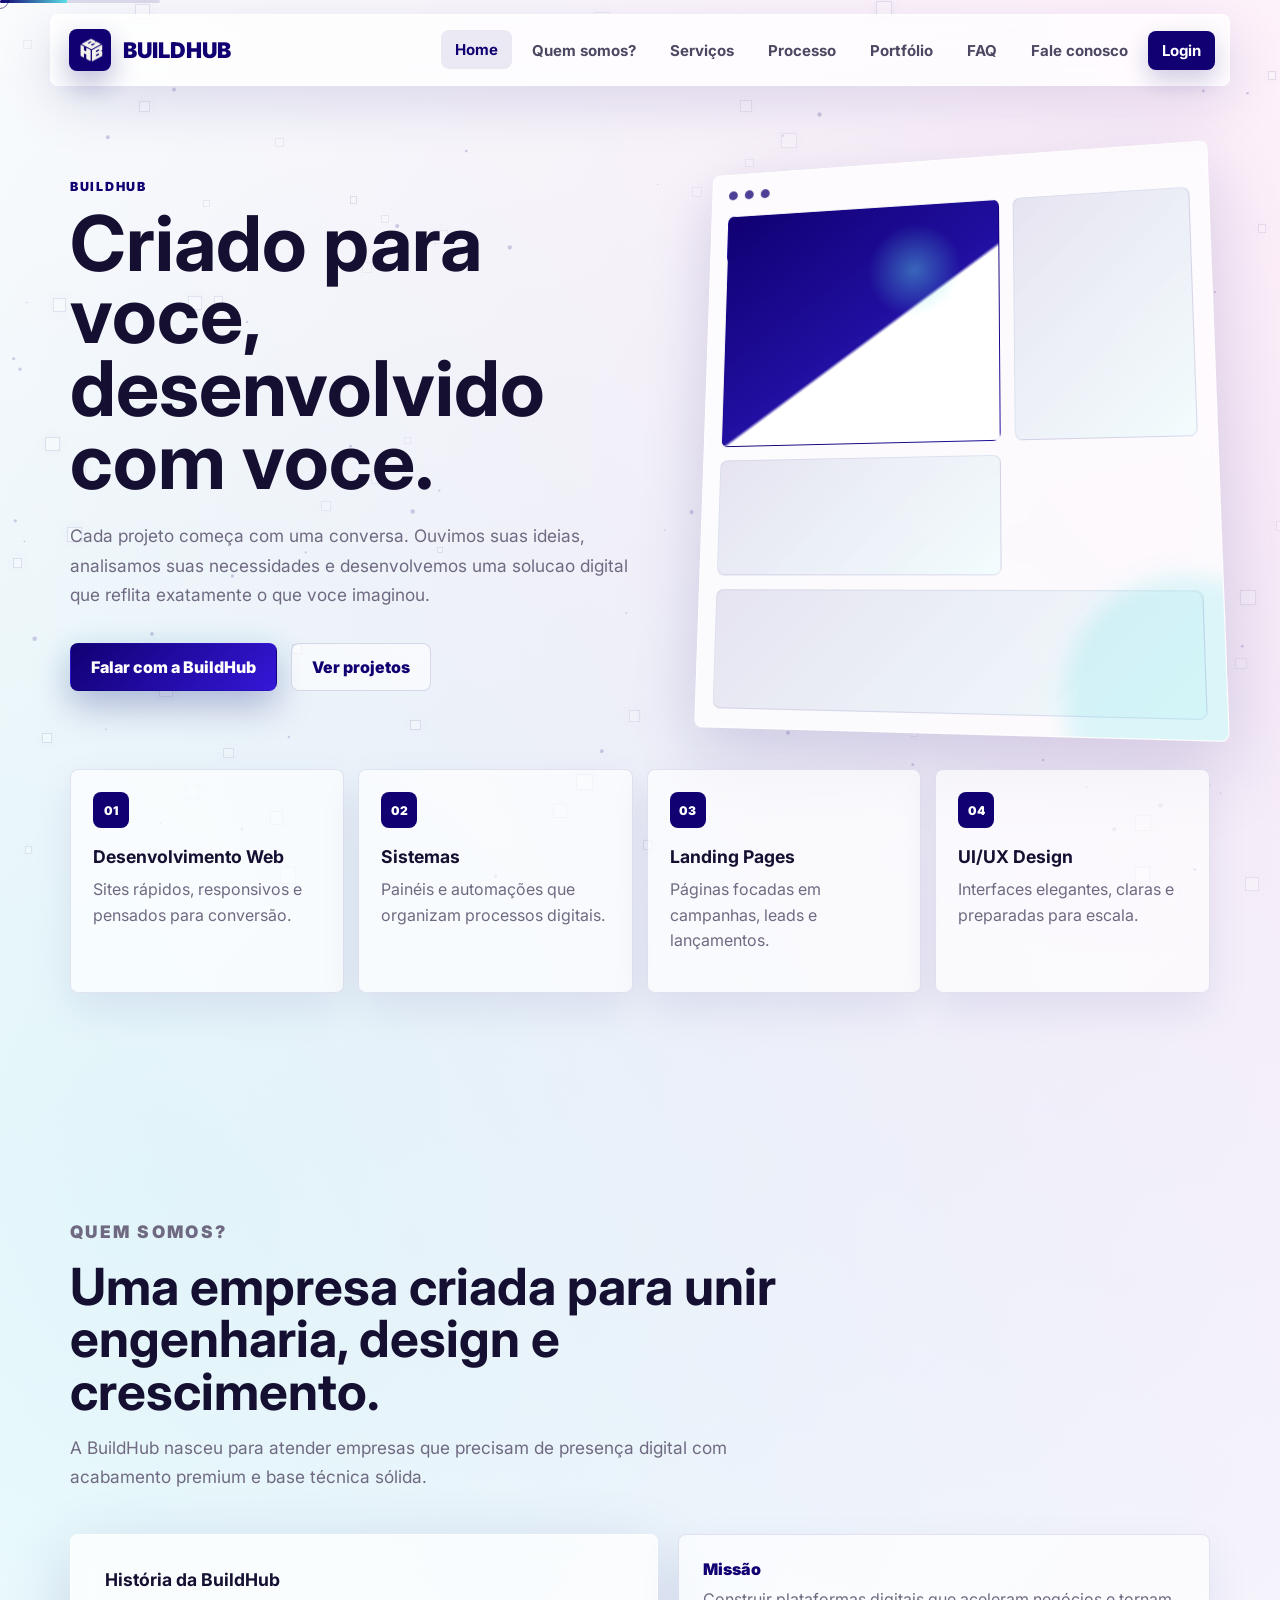
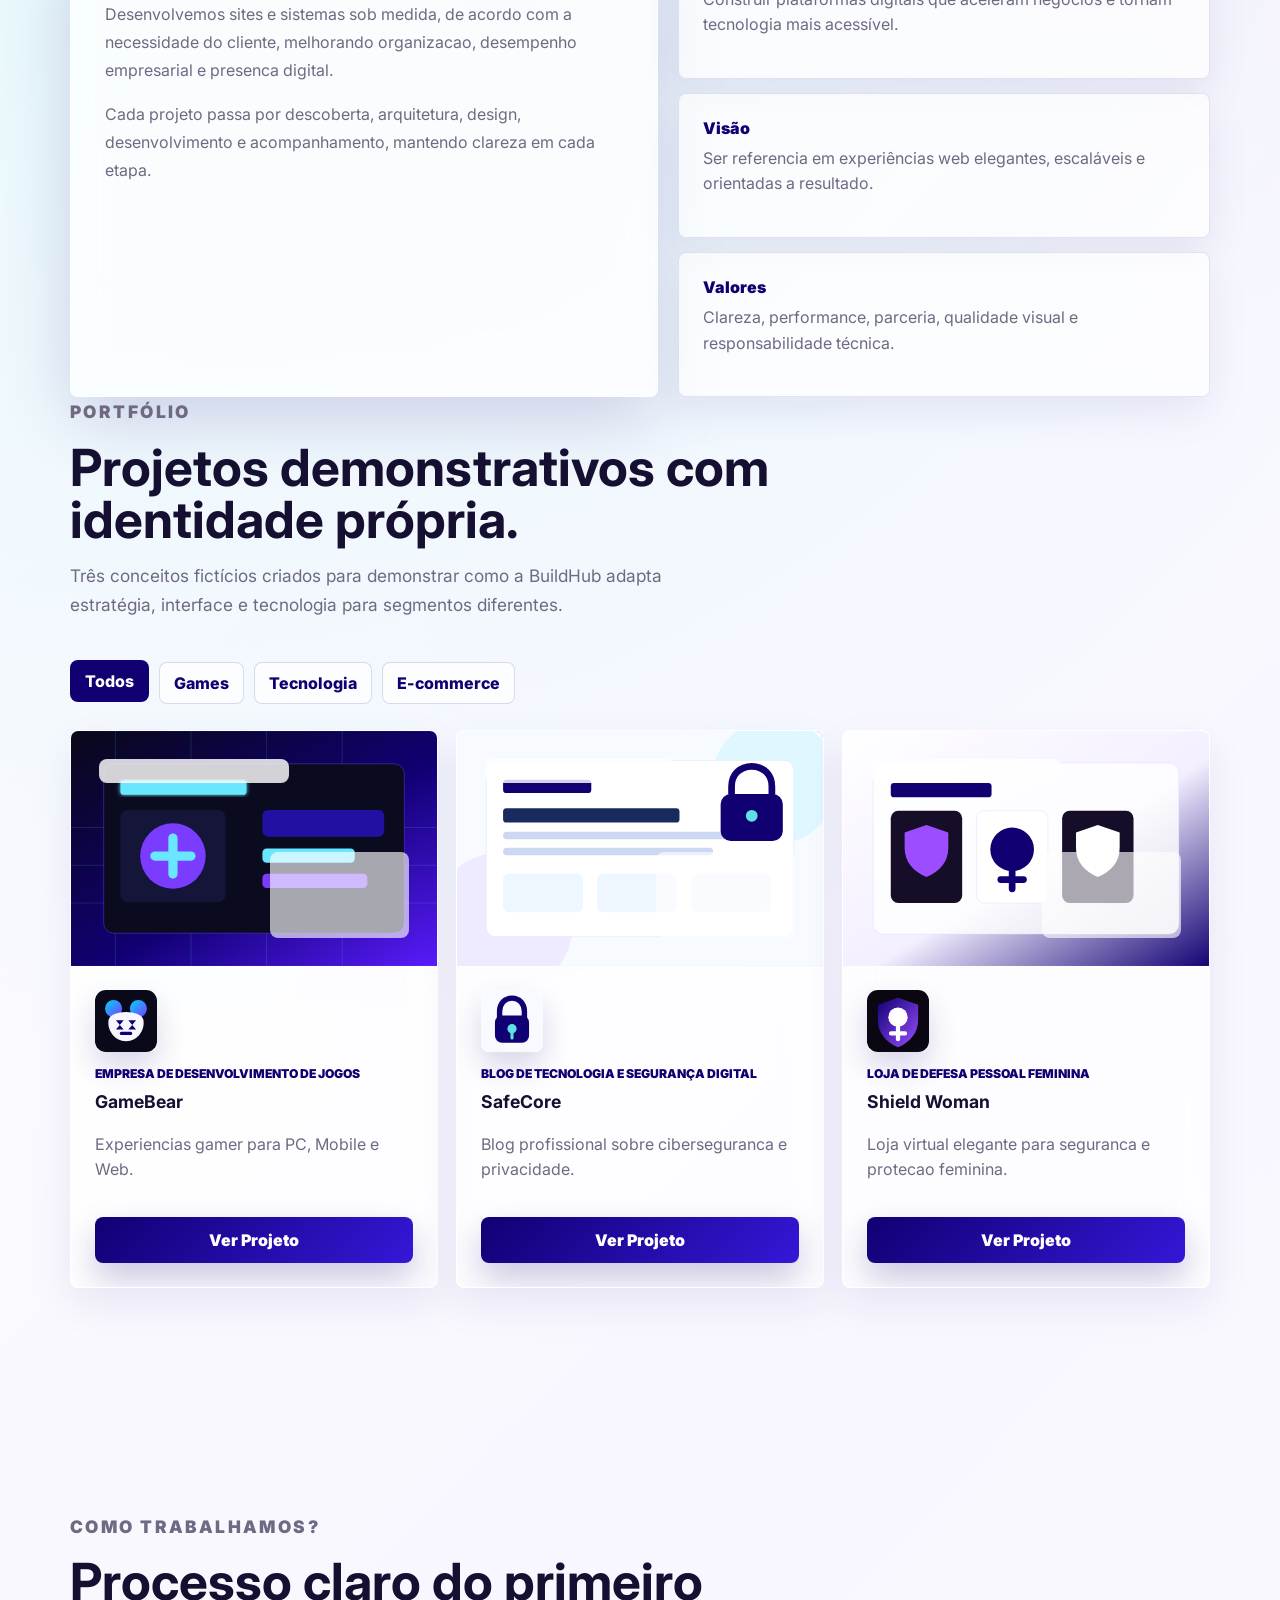
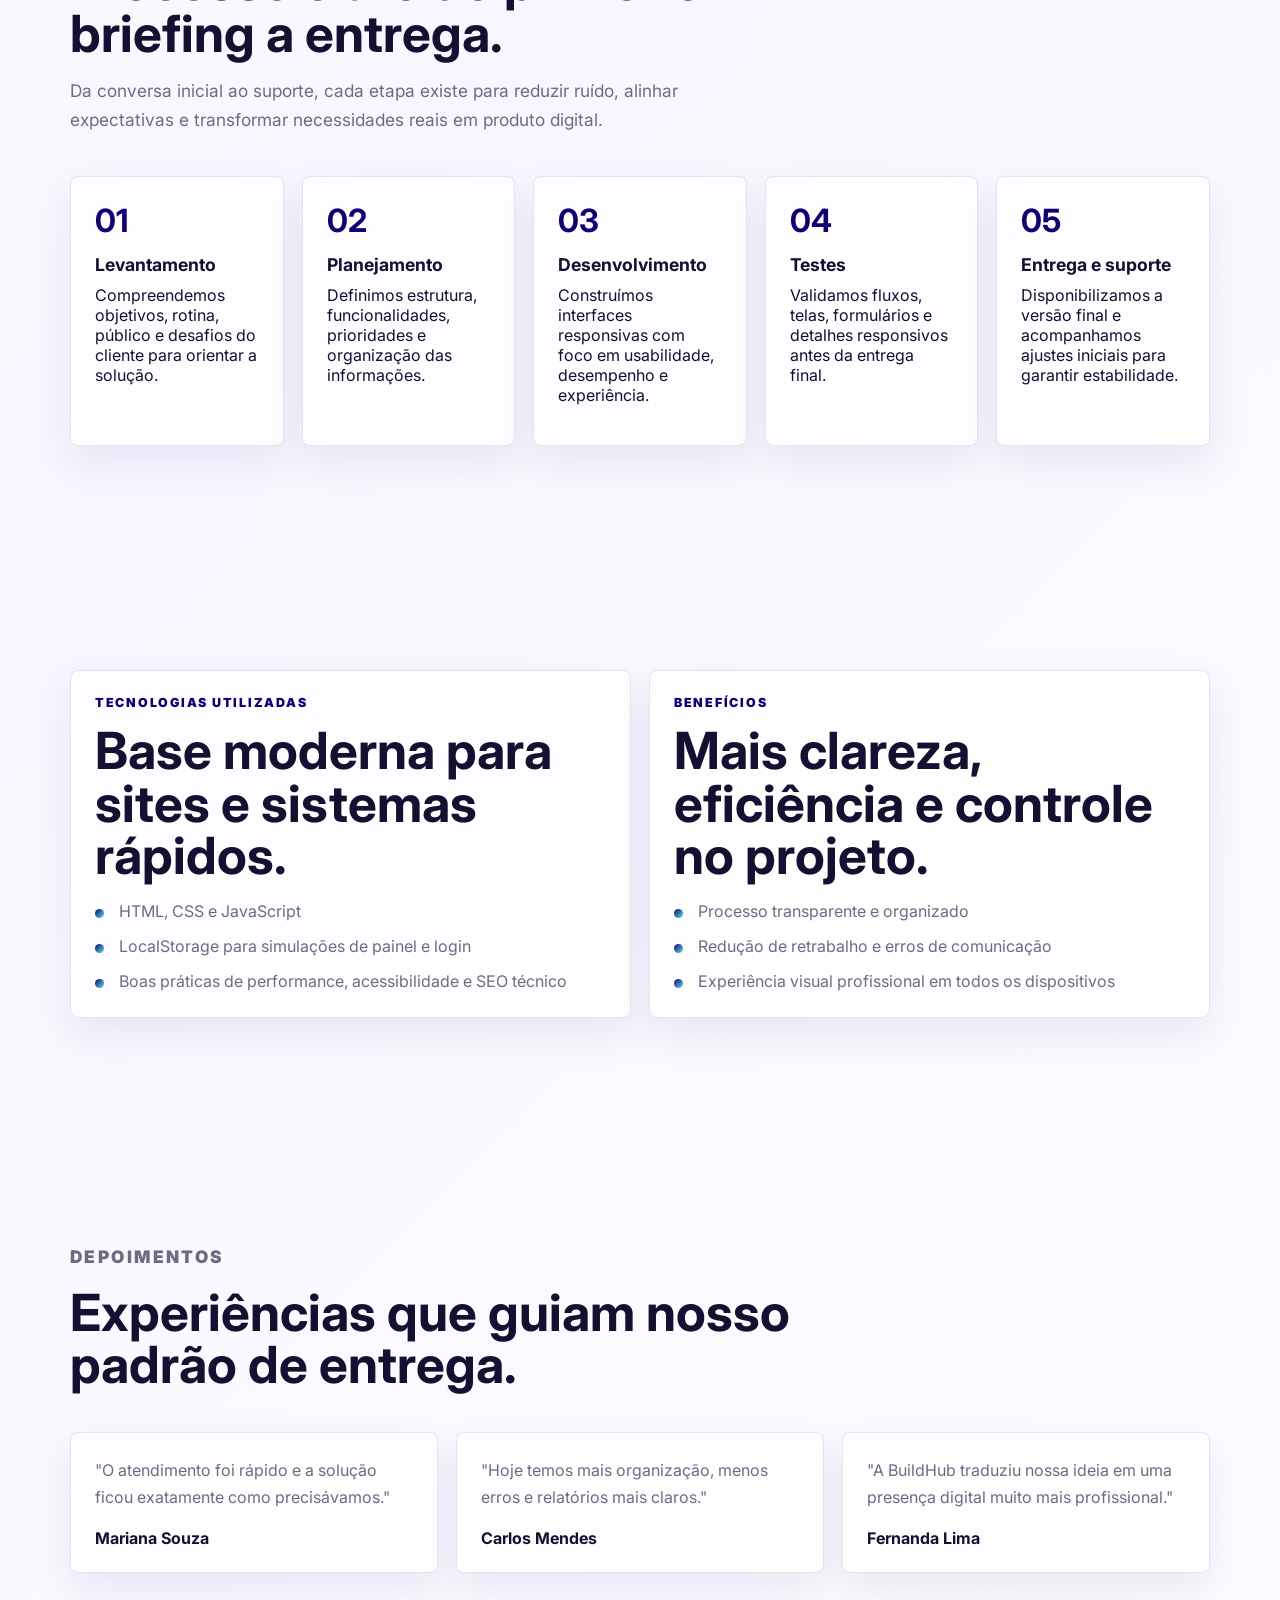
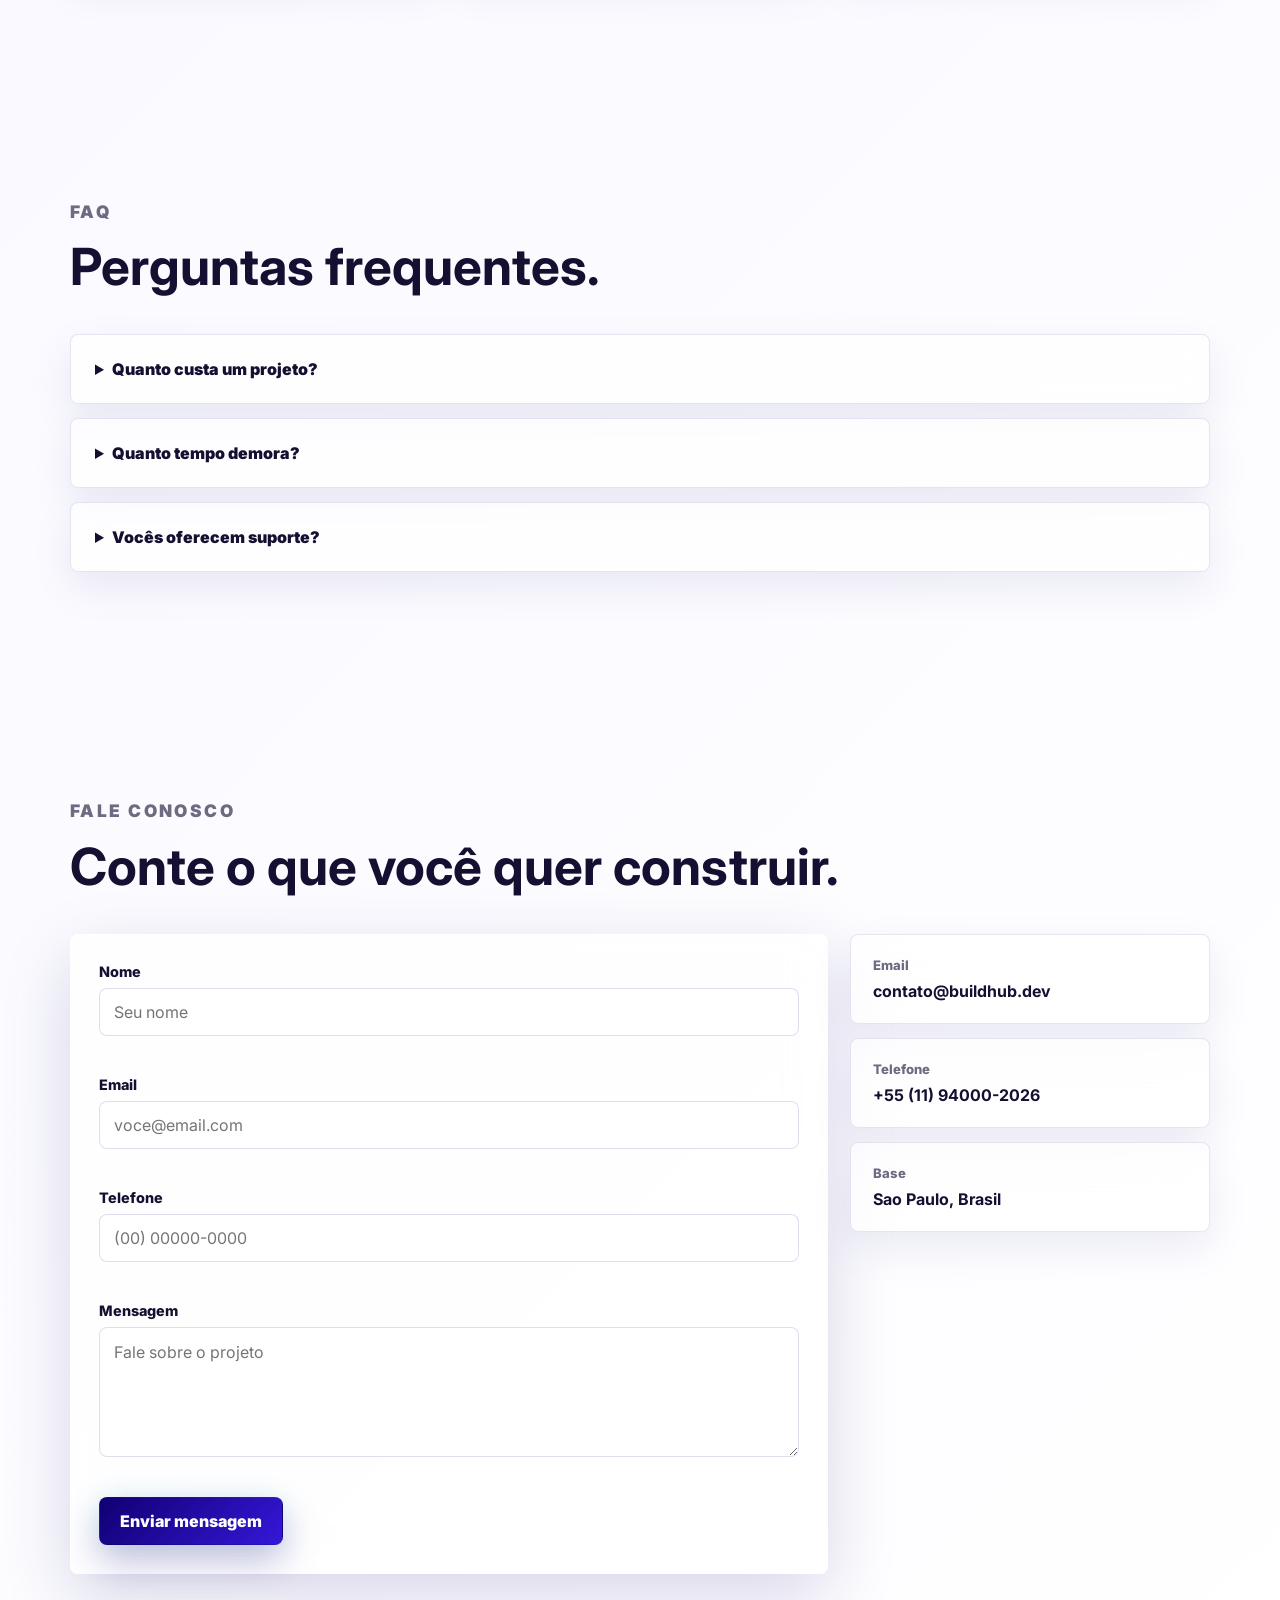
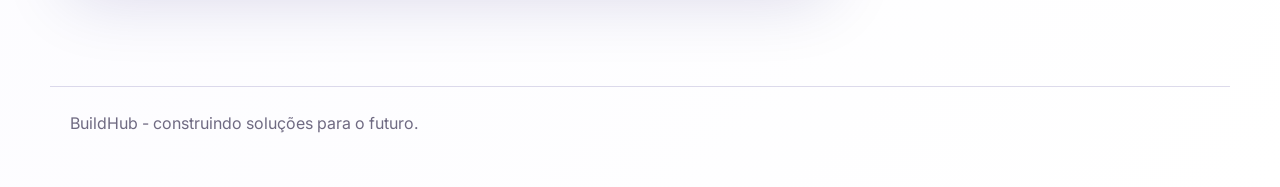
<file: index.html>
﻿<!DOCTYPE html>
<html lang="pt-BR">
<head>
  <meta charset="UTF-8">
  <meta name="viewport" content="width=device-width, initial-scale=1.0">
  <meta name="description" content="BuildHub - desenvolvimento de sites, sistemas web, landing pages e expêriencias digitais premium.">
  <title>BuildHub | Tecnologia para marcas que constroem o futuro</title>
  <link rel="preconnect" href="https://fonts.googleapis.com">
  <link rel="preconnect" href="https://fonts.gstatic.com" crossorigin>
  <link href="https://fonts.googleapis.com/css2?family=Inter:wght@400;500;600;700;800;900&family=Manrope:wght@400;500;700;800&display=swap" rel="stylesheet">
  <link rel="stylesheet" href="css/style.css">
</head>
<body>
  <div class="loader" id="loader" aria-label="Carregando site">
    <span class="brand-symbol" id="brandSymbol"><img src="assets/images/logobranca.png" alt="" aria-hidden="true"><span class="brand-fallback">BH</span></span>
    <div class="loader-line"></div>
  </div>
    <div class="loader-line"></div>
  </div>

  <div class="custom-cursor" id="customCursor" aria-hidden="true"></div>
  <canvas id="particleCanvas" aria-hidden="true"></canvas>
  <div class="floating-grid" id="floatingGrid" aria-hidden="true"></div>

  <header class="site-header" id="siteHeader">
    <nav class="navbar" aria-label="Navegação principal">
      <a class="brand" href="#home" aria-label="BuildHub ini
      cio">
        <span class="brand-symbol" id="brandSymbol"><img src="assets/images/logobranca.png" alt="" aria-hidden="true"><span class="brand-fallback">BH</span></span>
        <span class="brand-text" id="brandText">BuildHub</span>
      </a>

      <button class="nav-toggle" id="navToggle" type="button" aria-label="Abrir menu" aria-expanded="false">
        <span></span>
        <span></span>
        <span></span>
      </button>

      <div class="nav-menu" id="navMenu">
        <a href="#home">Home</a>
        <a href="#quem-somos">Quem somos?</a>
        <a href="#servicos">Serviços</a>
        <a href="#processo">Processo</a>
        <a href="#portfolio">Portfólio</a>
        <a href="#faq">FAQ</a>
        <a href="#contato">Fale conosco</a>
        <a href="login.html" class="nav-login">Login</a>
      </div>
    </nav>
  </header>

  <main>
    <section class="hero section" id="home">
      <div class="hero-content reveal">
        <p class="eyebrow">BuildHub</p>
        <h1 data-site-field="heroTitle">Construir para expandir no digital.</h1>
        <p class="hero-copy" data-site-field="heroSubtitle">Cada projeto começa com uma conversa. Ouvimos suas ideias, analisamos suas necessidades e desenvolvemos uma solução digital que reflita exatamente o que você imaginou.</p>
        <div class="hero-actions">
          <a href="#contato" class="btn btn-primary magnetic">Falar com a BuildHub</a>
          <a href="#portfolio" class="btn btn-ghost magnetic">Ver projetos</a>
        </div>
      </div>

      <div class="hero-orbit reveal">
        <div class="interface-preview glass">
          <div class="preview-topbar">
            <span></span>
            <span></span>
            <span></span>
          </div>
          <div class="preview-grid">
            <div class="preview-panel main"></div>
            <div class="preview-panel"></div>
            <div class="preview-panel"></div>
            <div class="preview-panel wide"></div>
          </div>
          <div class="preview-glow"></div>
        </div>
      </div>

      <div class="services-strip reveal">
        <article>
          <span class="icon">01</span>
          <h3 data-site-field="serviceWeb">Desenvolvimento Web</h3>
          <p>Sites rápidos, responsivos e pensados para conversão.</p>
        </article>
        <article>
          <span class="icon">02</span>
          <h3 data-site-field="serviceSystems">Sistemas</h3>
          <p>Painéis e automações que organizam processos digitais.</p>
        </article>
        <article>
          <span class="icon">03</span>
          <h3 data-site-field="serviceLanding">Landing Pages</h3>
          <p>Páginas focadas em campanhas, leads e lançamentos.</p>
        </article>
        <article>
          <span class="icon">04</span>
          <h3 data-site-field="serviceUx">UI/UX Design</h3>
          <p>Interfaces elegantes, claras e preparadas para escala.</p>
        </article>
      </div>
    </section>

    <section class="section about" id="quem-somos">
      <div class="section-heading reveal">
        <p class="eyebrow">Quem somos?</p>
        <h2>Uma empresa criada para unir engenharia, design e crescimento.</h2>
        <p>A BuildHub nasceu para atender empresas que precisam de presença digital com acabamento premium e base técnica sólida.</p>
      </div>

      <div class="about-grid">
        <article class="about-story glass reveal">
          <h3>História da BuildHub</h3>
          <p data-site-field="aboutStory">Fundada por estudantes do ensino médio, a BuildHub atua como uma ponte entre a ambição de marcas modernas e a execução técnica necessária para lançar experiências confiáveis.</p>
          <p>Cada projeto passa por descoberta, arquitetura, design, desenvolvimento e acompanhamento, mantendo clareza em cada etapa.</p>
        </article>

        <div class="values">
          <article class="value-card reveal">
            <span>Missão</span>
            <p>Construir plataformas digitais que aceleram negócios e tornam tecnologia mais acessível.</p>
          </article>
          <article class="value-card reveal">
            <span>Visão</span>
            <p>Ser referencia em experiências web elegantes, escaláveis e orientadas a resultado.</p>
          </article>
          <article class="value-card reveal">
            <span>Valores</span>
            <p>Clareza, performance, parceria, qualidade visual e responsabilidade técnica.</p>
          </article>
        </div>
      </div
        
        <section class="section portfolio" id="portfolio">
      <div class="section-heading reveal">
        <p class="eyebrow">Portfólio</p>
        <h2>Projetos demonstrativos com identidade própria.</h2>
        <p>Três conceitos fictícios criados para demonstrar como a BuildHub adapta estratégia, interface e tecnologia para segmentos diferentes.</p>
      </div>

      <div class="filter-bar reveal" role="list" aria-label="Categorias de portfolio">
        <button class="filter-btn active" data-filter="all" type="button">Todos</button>
        <button class="filter-btn" data-filter="games" type="button">Games</button>
        <button class="filter-btn" data-filter="security" type="button">Tecnologia</button>
        <button class="filter-btn" data-filter="store" type="button">E-commerce</button>
      </div>

      <div class="project-grid premium-project-grid" id="projectGrid"></div>
    </section>

    <section class="section process-section" id="processo">
      <div class="section-heading reveal">
        <p class="eyebrow">Como trabalhamos?</p>
        <h2>Processo claro do primeiro briefing a entrega.</h2>
        <p>Da conversa inicial ao suporte, cada etapa existe para reduzir ruído, alinhar expectativas e transformar necessidades reais em produto digital.</p>
      </div>
      <div class="process-grid-main reveal">
        <article><strong>01</strong><h3>Levantamento</h3><p>Compreendemos objetivos, rotina, público e desafios do cliente para orientar a solução.</p></article>
        <article><strong>02</strong><h3>Planejamento</h3><p>Definimos estrutura, funcionalidades, prioridades e organização das informações.</p></article>
        <article><strong>03</strong><h3>Desenvolvimento</h3><p>Construímos interfaces responsivas com foco em usabilidade, desempenho e experiência.</p></article>
        <article><strong>04</strong><h3>Testes</h3><p>Validamos fluxos, telas, formulários e detalhes responsivos antes da entrega final.</p></article>
        <article><strong>05</strong><h3>Entrega e suporte</h3><p>Disponibilizamos a versão final e acompanhamos ajustes iniciais para garantir estabilidade.</p></article>
      </div>
    </section>

    <section class="section insights-section" id="servicos">
      <div class="insights-grid">
        <article class="content-card glass reveal">
          <p class="eyebrow">Tecnologias utilizadas</p>
          <h2>Base moderna para sites e sistemas rápidos.</h2>
          <ul class="feature-list">
            <li>HTML, CSS e JavaScript</li>
            <li>LocalStorage para simulações de painel e login</li>
            <li>Boas práticas de performance, acessibilidade e SEO técnico</li>
          </ul>
        </article>
        <article class="content-card glass reveal">
          <p class="eyebrow">Benefícios</p>
          <h2>Mais clareza, eficiência e controle no projeto.</h2>
          <ul class="feature-list">
            <li>Processo transparente e organizado</li>
            <li>Redução de retrabalho e erros de comunicação</li>
            <li>Experiência visual profissional em todos os dispositivos</li>
          </ul>
        </article>
      </div>
    </section>

      </div>
    </section>

    <section class="section testimonials-section">
      <div class="section-heading reveal">
        <p class="eyebrow">Depoimentos</p>
        <h2>Experiências que guiam nosso padrão de entrega.</h2>
      </div>
      <div class="testimonials-grid-main reveal">
        <article><p>"O atendimento foi rápido e a solução ficou exatamente como precisávamos."</p><strong>Mariana Souza</strong></article>
        <article><p>"Hoje temos mais organização, menos erros e relatórios mais claros."</p><strong>Carlos Mendes</strong></article>
        <article><p>"A BuildHub traduziu nossa ideia em uma presença digital muito mais profissional."</p><strong>Fernanda Lima</strong></article>
      </div>
    </section>

    <section class="section faq-section" id="faq">
      <div class="section-heading reveal">
        <p class="eyebrow">FAQ</p>
        <h2>Perguntas frequentes.</h2>
      </div>
      <div class="faq-list-main reveal">
        <details><summary>Quanto custa um projeto?</summary><p>O valor varia conforme funcionalidades, complexidade e necessidades específicas. Cada solução é orçada de forma personalizada.</p></details>
        <details><summary>Quanto tempo demora?</summary><p>O prazo depende do tamanho do projeto e é definido após o levantamento inicial de requisitos.</p></details>
        <details><summary>Vocês oferecem suporte?</summary><p>Sim. A BuildHub oferece suporte durante a entrega e um período inicial de acompanhamento.</p></details>
      </div>
    </section>
    <section class="section contact" id="contato">
      <div class="section-heading reveal">
        <p class="eyebrow">Fale conosco</p>
        <h2>Conte o que você quer construir.</h2>
      </div>

      <div class="contact-layout">
        <form class="contact-form glass reveal" id="contactForm" novalidate>
          <div class="form-row">
            <label for="name">Nome</label>
            <input id="name" name="name" type="text" placeholder="Seu nome" autocomplete="name">
            <small></small>
          </div>
          <div class="form-row">
            <label for="email">Email</label>
            <input id="email" name="email" type="email" placeholder="voce@email.com" autocomplete="email">
            <small></small>
          </div>
          <div class="form-row">
            <label for="phone">Telefone</label>
            <input id="phone" name="phone" type="tel" placeholder="(00) 00000-0000" autocomplete="tel">
            <small></small>
          </div>
          <div class="form-row">
            <label for="message">Mensagem</label>
            <textarea id="message" name="message" rows="5" placeholder="Fale sobre o projeto"></textarea>
            <small></small>
          </div>
          <button class="btn btn-primary magnetic" type="submit">Enviar mensagem</button>
        </form>

        <aside class="contact-info reveal">
          <div class="info-card glass">
            <span class="info-label">Email</span>
            <strong data-site-field="companyEmail">contato@buildhub.dev</strong>
          </div>
          <div class="info-card glass">
            <span class="info-label">Telefone</span>
            <strong data-site-field="companyPhone">+55 (21) 99701-2629</strong>
          </div>
          <div class="info-card glass">
            <span class="info-label">Base</span>
            <strong data-site-field="companyLocation">Rio de janeiro, Brasil</strong>
          </div>
          <div class="socials" aria-label="Redes sociais">
          </div>
        </aside>
      </div>
    </section>

  <footer class="footer">
    <p>BuildHub - construindo soluções para o futuro.</p>
  </footer>

  <div class="project-modal" id="projectModal" aria-hidden="true" role="dialog" aria-modal="true">
    <div class="modal-backdrop" data-close-modal></div>
    <article class="modal-card glass">
      <button class="modal-close" type="button" data-close-modal aria-label="Fechar modal">x</button>
      <div id="modalContent"></div>
    </article>
  </div>

  <div class="toast" id="toast" role="status" aria-live="polite"></div>
  <button class="to-top" id="toTop" type="button" aria-label="Voltar ao topo">^</button>

  <script src="js/script.js"></script>
</body>
</html>
</file>
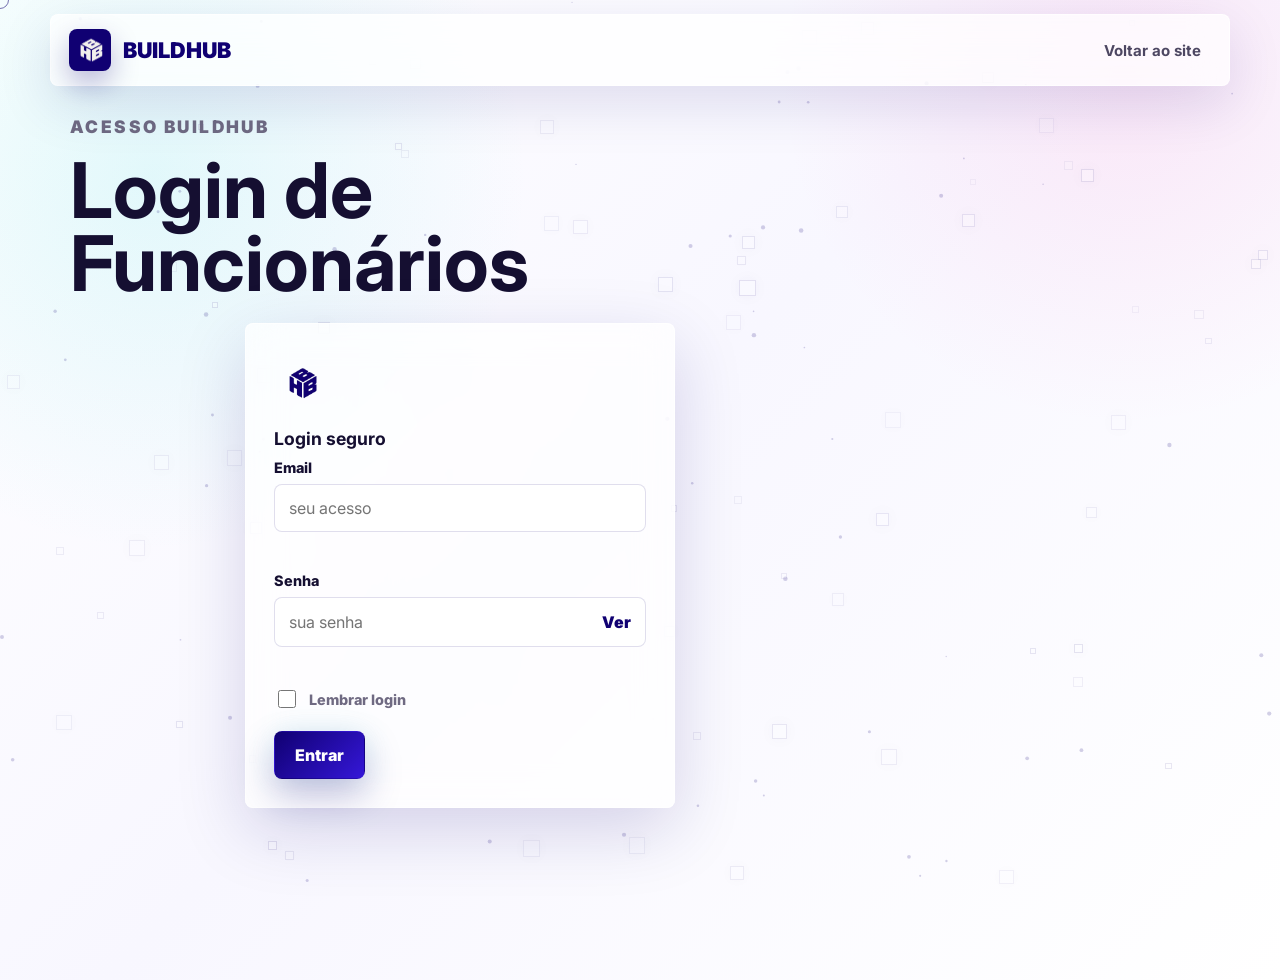
<file: admin.html>
﻿<!DOCTYPE html>
<html lang="pt-BR">
<head>
  <meta charset="UTF-8">
  <meta name="viewport" content="width=device-width, initial-scale=1.0">
  <meta name="description" content="Painel administrativo BuildHub.">
  <title>Painel ADM | BuildHub</title>
  <link rel="preconnect" href="https://fonts.googleapis.com">
  <link rel="preconnect" href="https://fonts.gstatic.com" crossorigin>
  <link href="https://fonts.googleapis.com/css2?family=Inter:wght@400;500;600;700;800;900&family=Manrope:wght@400;500;700;800&display=swap" rel="stylesheet">
  <link rel="stylesheet" href="css/style.css">
</head>
<body data-page="admin">
  <div class="loader" id="loader" aria-label="Carregando painel">
    <div class="loader-mark">BH</div>
    <div class="loader-line"></div>
  </div>

  <div class="custom-cursor" id="customCursor" aria-hidden="true"></div>
  <canvas id="particleCanvas" aria-hidden="true"></canvas>
  <div class="floating-grid" id="floatingGrid" aria-hidden="true"></div>

  <main>
    <section class="dashboard-section" id="dashboard" hidden>
      <aside class="sidebar glass">
        <a class="brand dashboard-brand" href="index.html">
          <span class="brand-symbol" id="brandSymbol"><img src="assets/images/logobranca.png" alt="" aria-hidden="true"><span class="brand-fallback">BH</span></span>
          <span class="brand-text" id="brandText">BuildHub</span>
        </a>
        <nav id="dashboardMenu" aria-label="Menu do dashboard administrativo"></nav>
        <a class="btn btn-ghost" href="index.html">Site</a>
        <button class="btn btn-ghost" id="logoutButton" type="button">Sair</button>
      </aside>

      <div class="dashboard-main">
        <div class="dashboard-top">
          <div>
            <p class="eyebrow" id="dashboardRole">Nivel ADM</p>
            <h2 id="dashboardTitle">Painel administrativo</h2>
          </div>
          <span class="status-pill">Online</span>
        </div>
        <div class="dashboard-content" id="dashboardContent"></div>
      </div>
    </section>
  </main>

  <div class="toast" id="toast" role="status" aria-live="polite"></div>
  <button class="to-top" id="toTop" type="button" aria-label="Voltar ao topo">^</button>
  <script src="js/script.js"></script>
</body>
</html>
</file>
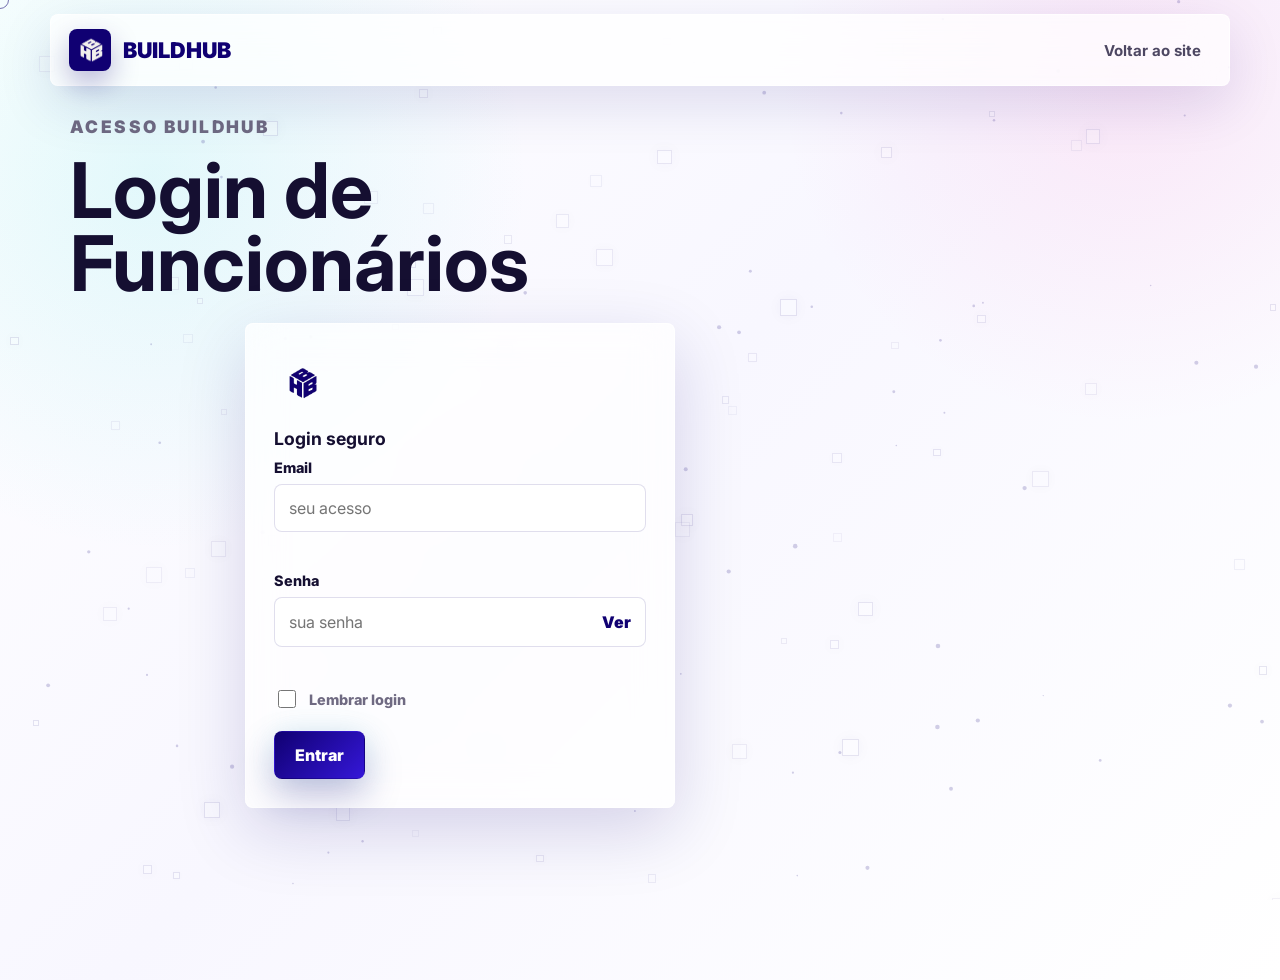
<file: cliente.html>
﻿<!DOCTYPE html>
<html lang="pt-BR">
<head>
  <meta charset="UTF-8">
  <meta name="viewport" content="width=device-width, initial-scale=1.0">
  <meta name="description" content="Area do cliente BuildHub.">
  <title>Área do Cliente | BuildHub</title>
  <link rel="preconnect" href="https://fonts.googleapis.com">
  <link rel="preconnect" href="https://fonts.gstatic.com" crossorigin>
  <link href="https://fonts.googleapis.com/css2?family=Inter:wght@400;500;600;700;800;900&family=Manrope:wght@400;500;700;800&display=swap" rel="stylesheet">
  <link rel="stylesheet" href="css/style.css">
</head>
<body data-page="cliente">
  <div class="loader" id="loader" aria-label="Carregando area do cliente">
     <span class="brand-symbol" id="brandSymbol"><img src="assets/images/logobranca.png" alt="" aria-hidden="true"><span class="brand-fallback">BH</span></span>
    <div class="loader-line"></div>
  </div>
    <div class="loader-line"></div>
  </div>

  <div class="custom-cursor" id="customCursor" aria-hidden="true"></div>
  <canvas id="particleCanvas" aria-hidden="true"></canvas>
  <div class="floating-grid" id="floatingGrid" aria-hidden="true"></div>

  <main>
    <section class="dashboard-section" id="dashboard" hidden>
      <aside class="sidebar glass">
        <a class="brand dashboard-brand" href="index.html">
          <span class="brand-symbol" id="brandSymbol"><img src="assets/images/logobranca.png" alt="" aria-hidden="true"><span class="brand-fallback">BH</span></span>
          <span class="brand-text" id="brandText">BuildHub</span>
        </a>
        <nav id="dashboardMenu" aria-label="Menu da area do cliente"></nav>
        <a class="btn btn-ghost" href="index.html">Site</a>
        <button class="btn btn-ghost" id="logoutButton" type="button">Sair</button>
      </aside>

      <div class="dashboard-main">
        <div class="dashboard-top">
          <div>
            <p class="eyebrow" id="dashboardRole">Nivel CLIENTE</p>
            <h2 id="dashboardTitle">Área do cliente</h2>
          </div>
          <span class="status-pill">Online</span>
        </div>
        <div class="dashboard-content" id="dashboardContent"></div>
      </div>
    </section>
  </main>

  <div class="toast" id="toast" role="status" aria-live="polite"></div>
  <button class="to-top" id="toTop" type="button" aria-label="Voltar ao topo">^</button>
  <script src="js/script.js"></script>
</body>
</html>
</file>
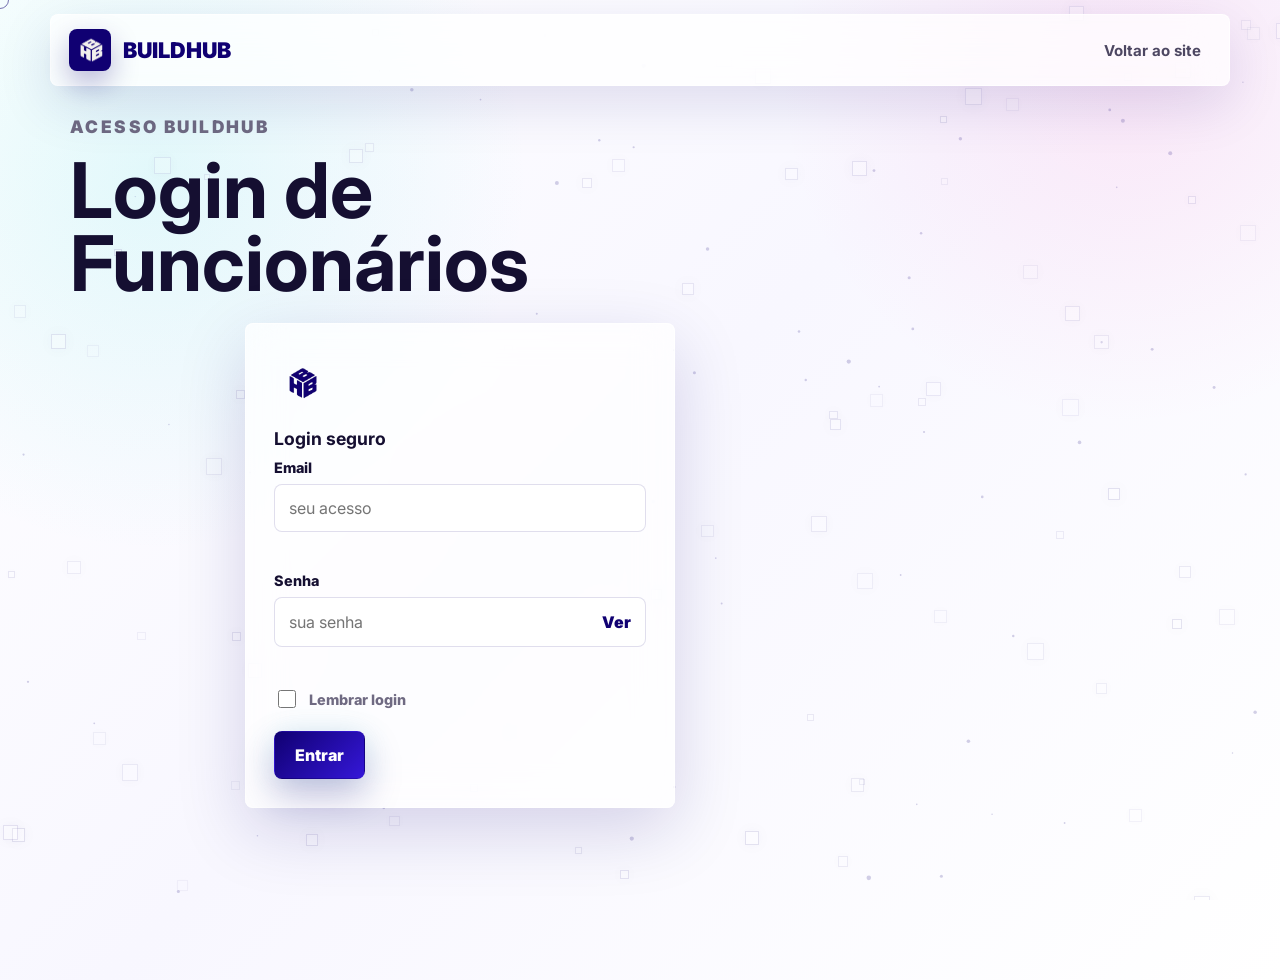
<file: login.html>
﻿<!DOCTYPE html>
<html lang="pt-BR">
<head>
  <meta charset="UTF-8">
  <meta name="viewport" content="width=device-width, initial-scale=1.0">
  <meta name="description" content="Login BuildHub para administradores e clientes.">
  <title>Login | BuildHub</title>
  <link rel="preconnect" href="https://fonts.googleapis.com">
  <link rel="preconnect" href="https://fonts.gstatic.com" crossorigin>
  <link href="https://fonts.googleapis.com/css2?family=Inter:wght@400;500;600;700;800;900&family=Manrope:wght@400;500;700;800&display=swap" rel="stylesheet">
  <link rel="stylesheet" href="css/style.css">
</head>
<body data-page="login">
  <div class="loader" id="loader" aria-label="Carregando login">
     <span class="brand-symbol" id="brandSymbol"><img src="assets/images/logobranca.png" alt="" aria-hidden="true"><span class="brand-fallback">BH</span></span>
    <div class="loader-line"></div>
  </div>

  <div class="custom-cursor" id="customCursor" aria-hidden="true"></div>
  <canvas id="particleCanvas" aria-hidden="true"></canvas>
  <div class="floating-grid" id="floatingGrid" aria-hidden="true"></div>

  <header class="site-header">
    <nav class="navbar" aria-label="Navegacao principal">
      <a class="brand" href="index.html">
        <span class="brand-symbol" id="brandSymbol"><img src="assets/images/logobranca.png" alt="" aria-hidden="true"><span class="brand-fallback">BH</span></span>
        <span class="brand-text" id="brandText">BuildHub</span>
      </a>
      <div class="nav-menu single-link">
        <a href="index.html">Voltar ao site</a>
      </div>
    </nav>
  </header>

  <main>
    <section class="section login-section standalone-auth" id="login">
      <div class="section-heading reveal">
        <p class="eyebrow">Acesso BuildHub</p>
        <h1>Login de Funcionários</h1>
       <div class="login-shell reveal">
        <form class="login-card glass" id="loginForm" novalidate>
          <div class="login-badge">
            <img src="assets/images/logoazul.png" alt="" aria-hidden="true">
          </div>
          <h3>Login seguro</h3>
          <div class="form-row">
            <label for="loginEmail">Email</label>
            <input id="loginEmail" type="email" placeholder="seu acesso" autocomplete="email">
            <small></small>
          </div>
          <div class="form-row password-row">
            <label for="loginPassword">Senha</label>
            <div class="password-field">
              <input id="loginPassword" type="password" placeholder="sua senha" autocomplete="current-password">
              <button id="togglePassword" type="button" aria-label="Mostrar senha">Ver</button>
            </div>
            <small></small>
          </div>
          <label class="remember">
            <input id="rememberLogin" type="checkbox">
            <span>Lembrar login</span>
          </label>
          <button class="btn btn-primary magnetic" type="submit">Entrar</button>
        </form>
      </div>
    </section>
  </main>
    </section>
  </main>

  <div class="toast" id="toast" role="status" aria-live="polite"></div>
  <button class="to-top" id="toTop" type="button" aria-label="Voltar ao topo">^</button>
  <script src="js/script.js"></script>
</body>
</html>
</file>
<file: css/style.css>
:root {
  --primary: #100072;
  --primary-soft: rgba(16, 0, 114, 0.7);
  --ink: #150f31;
  --muted: #6f6a82;
  --line: rgba(16, 0, 114, 0.14);
  --white: #ffffff;
  --glass: rgba(255, 255, 255, 0.72);
  --glow: rgba(93, 70, 255, 0.35);
  --cyan: #5ce1e6;
  --rose: #ff6ac2;
  --radius: 8px;
  --shadow: 0 22px 70px rgba(16, 0, 114, 0.16);
  --max-width: 1180px;
}

* {
  box-sizing: border-box;
}

html {
  scroll-behavior: smooth;
}

body {
  margin: 0;
  min-height: 100vh;
  color: var(--ink);
  font-family: Inter, ui-sans-serif, system-ui, -apple-system, BlinkMacSystemFont, "Segoe UI", Arial, sans-serif;
  background:
    radial-gradient(circle at 12% 18%, rgba(92, 225, 230, 0.17), transparent 27%),
    radial-gradient(circle at 88% 8%, rgba(255, 106, 194, 0.12), transparent 24%),
    linear-gradient(135deg, #ffffff 0%, #f8f7ff 48%, #ffffff 100%);
  overflow-x: hidden;
}

body.menu-open,
body.modal-open {
  overflow: hidden;
}

a {
  color: inherit;
  text-decoration: none;
}

button,
input,
textarea {
  font: inherit;
}

button {
  cursor: pointer;
}

::selection {
  color: var(--white);
  background: var(--primary);
}

#particleCanvas,
.floating-grid {
  position: fixed;
  inset: 0;
  pointer-events: none;
  z-index: -2;
}

.floating-grid {
  z-index: -1;
  overflow: hidden;
}

.float-block {
  position: absolute;
  width: 10px;
  height: 10px;
  border: 1px solid rgba(16, 0, 114, 0.16);
  background: rgba(255, 255, 255, 0.38);
  box-shadow: 0 0 16px rgba(16, 0, 114, 0.08);
  transform: translate3d(0, 0, 0) rotate(0deg);
  transition: transform 900ms cubic-bezier(0.16, 1, 0.3, 1), opacity 900ms ease, border-color 900ms ease;
  animation: floatBlock 8s ease-in-out infinite;
}

.float-block.scatter {
  opacity: 0.42;
  border-color: rgba(92, 225, 230, 0.42);
}

.loader {
  position: fixed;
  inset: 0;
  z-index: 1000;
  display: grid;
  place-items: center;
  gap: 18px;
  align-content: center;
  color: var(--primary);
  background: var(--white);
  transition: opacity 600ms ease, visibility 600ms ease;
}

.loader.done {
  opacity: 0;
  visibility: hidden;
}

.loader-mark {
  display: grid;
  width: 74px;
  height: 74px;
  place-items: center;
  border: 2px solid var(--primary);
  border-radius: var(--radius);
  font-weight: 900;
  letter-spacing: 0;
  animation: loaderPulse 1.2s ease-in-out infinite;
}

.loader-line {
  width: 160px;
  height: 3px;
  overflow: hidden;
  border-radius: 20px;
  background: rgba(16, 0, 114, 0.12);
}

.loader-line::after {
  display: block;
  width: 42%;
  height: 100%;
  content: "";
  background: linear-gradient(90deg, var(--primary), var(--cyan));
  animation: loadLine 1s ease-in-out infinite;
}

.custom-cursor {
  position: fixed;
  top: 0;
  left: 0;
  z-index: 999;
  width: 18px;
  height: 18px;
  pointer-events: none;
  border: 1px solid rgba(16, 0, 114, 0.55);
  border-radius: 50%;
  transform: translate(-50%, -50%);
  transition: width 160ms ease, height 160ms ease, border-color 160ms ease, background 160ms ease;
  mix-blend-mode: multiply;
}

.custom-cursor.active {
  width: 36px;
  height: 36px;
  border-color: rgba(92, 225, 230, 0.65);
  background: rgba(92, 225, 230, 0.12);
}

.site-header {
  position: fixed;
  top: 14px;
  left: 0;
  right: 0;
  z-index: 100;
  padding: 0 20px;
}

.navbar {
  display: flex;
  align-items: center;
  justify-content: space-between;
  max-width: var(--max-width);
  min-height: 72px;
  margin: 0 auto;
  padding: 12px 14px 12px 18px;
  border: 1px solid rgba(255, 255, 255, 0.68);
  border-radius: var(--radius);
  background: rgba(255, 255, 255, 0.72);
  box-shadow: 0 18px 55px rgba(16, 0, 114, 0.12);
  backdrop-filter: blur(18px);
}

.brand {
  display: inline-flex;
  align-items: center;
  gap: 12px;
  min-width: 0;
  color: var(--primary);
  font-weight: 900;
}

.brand-symbol {
  display: grid;
  width: 42px;
  height: 42px;
  place-items: center;
  flex: 0 0 auto;
  color: var(--white);
  border-radius: var(--radius);
  background: var(--primary);
  box-shadow: 0 12px 28px rgba(16, 0, 114, 0.28);
}

.brand-text {
  display: inline-flex;
  font-size: 1.35rem;
  letter-spacing: 0;
  text-transform: uppercase;
}

.brand-text span {
  display: inline-block;
  transform-origin: 50% 70%;
}

.brand-text span.logo-pop {
  animation: logoPop 480ms ease;
}

.nav-menu {
  display: flex;
  align-items: center;
  gap: 6px;
}

.nav-menu.single-link {
  display: flex;
  position: static;
  padding: 0;
  border: 0;
  background: transparent;
  box-shadow: none;
  opacity: 1;
  pointer-events: auto;
  transform: none;
}

.nav-menu a {
  padding: 10px 14px;
  color: rgba(21, 15, 49, 0.76);
  border-radius: var(--radius);
  font-size: 0.94rem;
  font-weight: 700;
  transition: color 220ms ease, background 220ms ease, transform 220ms ease;
}

.nav-menu a:hover,
.nav-menu a.active {
  color: var(--primary);
  background: rgba(16, 0, 114, 0.08);
  transform: translateY(-1px);
}

.nav-login {
  color: var(--white) !important;
  background: var(--primary) !important;
  box-shadow: 0 10px 24px rgba(16, 0, 114, 0.2);
}

.nav-toggle {
  display: none;
  width: 44px;
  height: 44px;
  border: 0;
  border-radius: var(--radius);
  background: rgba(16, 0, 114, 0.08);
}

.nav-toggle span {
  display: block;
  width: 20px;
  height: 2px;
  margin: 5px auto;
  background: var(--primary);
  transition: transform 240ms ease, opacity 240ms ease;
}

.section {
  position: relative;
  max-width: var(--max-width);
  margin: 0 auto;
  padding: 112px 20px;
}

.hero {
  display: grid;
  min-height: 100vh;
  grid-template-columns: minmax(0, 1.05fr) minmax(320px, 0.95fr);
  gap: 44px;
  align-items: center;
  padding-top: 142px;
}

.hero-content {
  position: relative;
  z-index: 1;
}

.eyebrow {
  margin: 0 0 14px;
  color: var(--primary);
  font-size: 0.78rem;
  font-weight: 900;
  letter-spacing: 0.14em;
  text-transform: uppercase;
}

h1,
h2,
h3,
p {
  margin-top: 0;
}

h1 {
  max-width: 760px;
  margin-bottom: 22px;
  font-size: clamp(2.65rem, 6vw, 5.75rem);
  line-height: 0.95;
  letter-spacing: 0;
}

h2 {
  margin-bottom: 16px;
  font-size: clamp(2rem, 4vw, 3.7rem);
  line-height: 1.02;
  letter-spacing: 0;
}

h3 {
  margin-bottom: 10px;
  font-size: 1.1rem;
}

.hero-copy,
.section-heading p {
  max-width: 680px;
  color: var(--muted);
  font-size: 1.08rem;
  line-height: 1.7;
}

.hero-actions {
  display: flex;
  flex-wrap: wrap;
  gap: 14px;
  margin-top: 34px;
}

.btn {
  position: relative;
  display: inline-flex;
  min-height: 48px;
  align-items: center;
  justify-content: center;
  padding: 0 20px;
  overflow: hidden;
  border: 1px solid transparent;
  border-radius: var(--radius);
  font-weight: 850;
  transition: transform 220ms ease, box-shadow 220ms ease, border-color 220ms ease, background 220ms ease;
}

.btn::after {
  position: absolute;
  inset: 0;
  content: "";
  background: linear-gradient(110deg, transparent, rgba(255, 255, 255, 0.38), transparent);
  transform: translateX(-120%);
  transition: transform 500ms ease;
}

.btn:hover {
  transform: translateY(-3px);
}

.btn:hover::after {
  transform: translateX(120%);
}

.btn-primary {
  color: var(--white);
  background: linear-gradient(135deg, var(--primary), #3517d8);
  box-shadow: 0 16px 36px rgba(16, 0, 114, 0.25), 0 0 28px rgba(92, 225, 230, 0.14);
}

.btn-ghost {
  color: var(--primary);
  border-color: var(--line);
  background: rgba(255, 255, 255, 0.6);
}

.glass {
  border: 1px solid rgba(255, 255, 255, 0.7);
  background: var(--glass);
  box-shadow: var(--shadow);
  backdrop-filter: blur(18px);
}

.hero-orbit {
  perspective: 1000px;
}

.interface-preview {
  position: relative;
  min-height: 440px;
  padding: 18px;
  overflow: hidden;
  border-radius: var(--radius);
  transform: rotateX(8deg) rotateY(-10deg);
  animation: deviceFloat 5.5s ease-in-out infinite;
}

.preview-topbar {
  display: flex;
  gap: 8px;
  margin-bottom: 18px;
}

.preview-topbar span {
  width: 10px;
  height: 10px;
  border-radius: 50%;
  background: var(--primary);
  opacity: 0.75;
}

.preview-grid {
  display: grid;
  grid-template-columns: 1.25fr 0.75fr;
  gap: 14px;
}

.preview-panel {
  min-height: 118px;
  border: 1px solid rgba(16, 0, 114, 0.09);
  border-radius: var(--radius);
  background:
    linear-gradient(135deg, rgba(16, 0, 114, 0.1), rgba(92, 225, 230, 0.08)),
    rgba(255, 255, 255, 0.68);
}

.preview-panel.main {
  min-height: 250px;
  background:
    radial-gradient(circle at 70% 28%, rgba(92, 225, 230, 0.42), transparent 18%),
    linear-gradient(145deg, var(--primary), #2110a2 55%, #ffffff 56%);
}

.preview-panel.wide {
  grid-column: 1 / -1;
}

.preview-glow {
  position: absolute;
  right: -80px;
  bottom: -80px;
  width: 230px;
  height: 230px;
  border-radius: 50%;
  background: rgba(92, 225, 230, 0.2);
  filter: blur(10px);
}

.services-strip {
  display: grid;
  grid-column: 1 / -1;
  grid-template-columns: repeat(4, 1fr);
  gap: 14px;
}

.services-strip article,
.value-card,
.project-card,
.info-card,
.stat-card,
.dashboard-panel {
  border: 1px solid rgba(16, 0, 114, 0.1);
  border-radius: var(--radius);
  background: rgba(255, 255, 255, 0.68);
  box-shadow: 0 16px 42px rgba(16, 0, 114, 0.08);
}

.services-strip article {
  padding: 22px;
  transition: transform 240ms ease, box-shadow 240ms ease, border-color 240ms ease;
}

.services-strip article:hover,
.value-card:hover,
.project-card:hover {
  border-color: rgba(16, 0, 114, 0.22);
  box-shadow: 0 22px 55px rgba(16, 0, 114, 0.14);
  transform: translateY(-6px);
}

.icon {
  display: inline-grid;
  width: 36px;
  height: 36px;
  place-items: center;
  margin-bottom: 18px;
  color: var(--white);
  border-radius: var(--radius);
  background: var(--primary);
  font-size: 0.75rem;
  font-weight: 900;
}

.services-strip p,
.value-card p,
.project-card p,
.timeline p {
  color: var(--muted);
  line-height: 1.6;
}

.section-heading {
  max-width: 780px;
  margin-bottom: 42px;
}

.about-grid {
  display: grid;
  grid-template-columns: 1.05fr 0.95fr;
  gap: 20px;
}

.about-story {
  padding: 34px;
  border-radius: var(--radius);
}

.about-story p {
  color: var(--muted);
  line-height: 1.75;
}

.values {
  display: grid;
  gap: 14px;
}

.value-card {
  padding: 24px;
  transition: transform 240ms ease, box-shadow 240ms ease, border-color 240ms ease;
}

.value-card span {
  display: block;
  margin-bottom: 8px;
  color: var(--primary);
  font-weight: 900;
}

.timeline {
  position: relative;
  display: grid;
  grid-template-columns: repeat(4, 1fr);
  gap: 18px;
  margin-top: 38px;
}

.timeline::before {
  position: absolute;
  top: 25px;
  left: 5%;
  right: 5%;
  height: 2px;
  content: "";
  background: linear-gradient(90deg, transparent, var(--primary), transparent);
}

.timeline-item {
  position: relative;
  padding-top: 58px;
}

.timeline-item::before {
  position: absolute;
  top: 16px;
  left: 0;
  width: 20px;
  height: 20px;
  content: "";
  border: 4px solid var(--white);
  border-radius: 50%;
  background: var(--primary);
  box-shadow: 0 0 0 6px rgba(16, 0, 114, 0.12);
}

.timeline-item span {
  color: var(--primary);
  font-weight: 900;
}

.filter-bar {
  display: flex;
  flex-wrap: wrap;
  gap: 10px;
  margin-bottom: 26px;
}

.filter-btn {
  min-height: 42px;
  padding: 0 14px;
  color: var(--primary);
  border: 1px solid var(--line);
  border-radius: var(--radius);
  background: rgba(255, 255, 255, 0.7);
  font-weight: 800;
  transition: color 220ms ease, background 220ms ease, transform 220ms ease;
}

.filter-btn:hover,
.filter-btn.active {
  color: var(--white);
  background: var(--primary);
  transform: translateY(-2px);
}

.project-grid {
  display: grid;
  grid-template-columns: repeat(3, 1fr);
  gap: 18px;
}

.project-card {
  position: relative;
  min-height: 330px;
  padding: 0;
  overflow: hidden;
  cursor: pointer;
  text-align: left;
  transition: transform 240ms ease, box-shadow 240ms ease, opacity 220ms ease;
}

.project-card:focus-visible {
  outline: 3px solid rgba(92, 225, 230, 0.7);
  outline-offset: 3px;
}

.project-card[hidden] {
  display: none;
}

.project-visual {
  position: relative;
  min-height: 190px;
  overflow: hidden;
  background: linear-gradient(135deg, var(--primary), #3c21e7);
}

.project-visual::before,
.project-visual::after {
  position: absolute;
  content: "";
  border-radius: var(--radius);
  background: rgba(255, 255, 255, 0.82);
}

.project-visual::before {
  top: 28px;
  left: 28px;
  width: 52%;
  height: 24px;
}

.project-visual::after {
  right: 28px;
  bottom: 28px;
  width: 38%;
  height: 86px;
  opacity: 0.78;
}

.project-card:nth-child(2n) .project-visual {
  background: linear-gradient(135deg, #ffffff, #e9e7ff 35%, var(--primary));
}

.project-body {
  padding: 22px;
}

.project-category {
  display: inline-flex;
  margin-bottom: 12px;
  color: var(--primary);
  font-size: 0.76rem;
  font-weight: 900;
  text-transform: uppercase;
}

.project-hover {
  position: absolute;
  inset: auto 14px 14px 14px;
  padding: 16px;
  color: var(--white);
  border-radius: var(--radius);
  background: rgba(16, 0, 114, 0.88);
  opacity: 0;
  transform: translateY(12px);
  transition: opacity 240ms ease, transform 240ms ease;
}

.project-card:hover .project-hover {
  opacity: 1;
  transform: translateY(0);
}

.contact-layout {
  display: grid;
  grid-template-columns: minmax(0, 1fr) 360px;
  gap: 22px;
  align-items: start;
}

.contact-form,
.login-card {
  padding: 28px;
  border-radius: var(--radius);
}

.form-row {
  display: grid;
  gap: 8px;
  margin-bottom: 16px;
}

label {
  color: var(--ink);
  font-size: 0.9rem;
  font-weight: 800;
}

input,
textarea {
  width: 100%;
  border: 1px solid rgba(16, 0, 114, 0.13);
  border-radius: var(--radius);
  background: rgba(255, 255, 255, 0.78);
  color: var(--ink);
  outline: 0;
  transition: border-color 220ms ease, box-shadow 220ms ease, transform 220ms ease;
}

input {
  min-height: 48px;
  padding: 0 14px;
}

textarea {
  resize: vertical;
  padding: 14px;
}

input:focus,
textarea:focus {
  border-color: rgba(16, 0, 114, 0.5);
  box-shadow: 0 0 0 4px rgba(16, 0, 114, 0.08);
}

.form-row.error input,
.form-row.error textarea {
  border-color: #d82148;
}

.form-row small {
  min-height: 16px;
  color: #d82148;
  font-size: 0.78rem;
}

.contact-info {
  display: grid;
  gap: 14px;
}

.info-card {
  padding: 22px;
}

.info-label {
  display: block;
  margin-bottom: 8px;
  color: var(--muted);
  font-size: 0.82rem;
  font-weight: 800;
}

.socials {
  display: flex;
  gap: 10px;
}

.socials a {
  display: grid;
  width: 48px;
  height: 48px;
  place-items: center;
  color: var(--white);
  border-radius: var(--radius);
  background: var(--primary);
  font-weight: 900;
  box-shadow: 0 14px 28px rgba(16, 0, 114, 0.18);
  transition: transform 220ms ease;
}

.socials a:hover {
  transform: translateY(-4px) rotate(-2deg);
}

.login-section {
  padding-bottom: 130px;
}

.login-shell {
  display: grid;
  place-items: center;
}

.login-card {
  width: min(100%, 430px);
}

.login-badge {
  display: grid;
  width: 58px;
  height: 58px;
  place-items: center;
  margin-bottom: 18px;
  color: var(--white);
  border-radius: var(--radius);
  background: var(--radius);
  font-weight: 900;
}
.login-badge img {
  width: 100%;
  height: 100%;
  object-fit: contain;
}
.password-field {
  display: flex;
  border: 1px solid rgba(16, 0, 114, 0.13);
  border-radius: var(--radius);
  background: rgba(255, 255, 255, 0.78);
}

.password-field input {
  border: 0;
  background: transparent;
}

.password-field button {
  min-width: 58px;
  border: 0;
  color: var(--primary);
  background: transparent;
  font-weight: 900;
}

.remember {
  display: flex;
  align-items: center;
  gap: 10px;
  margin-bottom: 20px;
  color: var(--muted);
}

.remember input {
  width: 18px;
  min-height: 18px;
}

.dashboard-section {
  min-height: 100vh;
  padding: 110px 20px 40px;
  grid-template-columns: 280px minmax(0, 1fr);
  gap: 18px;
  max-width: 1320px;
  margin: 0 auto;
}

.dashboard-section:not([hidden]) {
  display: grid;
}

.sidebar {
  position: sticky;
  top: 108px;
  height: calc(100vh - 130px);
  display: flex;
  flex-direction: column;
  gap: 22px;
  padding: 18px;
  border-radius: var(--radius);
}

.dashboard-brand {
  padding-bottom: 18px;
  border-bottom: 1px solid var(--line);
}

.sidebar nav {
  display: grid;
  gap: 8px;
}

.sidebar nav button {
  min-height: 46px;
  padding: 0 14px;
  color: rgba(21, 15, 49, 0.78);
  border: 0;
  border-radius: var(--radius);
  background: transparent;
  text-align: left;
  font-weight: 850;
}

.sidebar nav button.active,
.sidebar nav button:hover {
  color: var(--white);
  background: var(--primary);
}

.sidebar #logoutButton {
  margin-top: auto;
}

.dashboard-main {
  min-width: 0;
}

.dashboard-top {
  display: flex;
  align-items: center;
  justify-content: space-between;
  gap: 16px;
  margin-bottom: 20px;
}

.dashboard-top h2 {
  margin-bottom: 0;
}

.status-pill {
  display: inline-flex;
  align-items: center;
  min-height: 38px;
  padding: 0 14px;
  color: var(--primary);
  border: 1px solid var(--line);
  border-radius: 999px;
  background: rgba(255, 255, 255, 0.7);
  font-weight: 900;
}

.stats-grid,
.admin-projects,
.client-files,
.editor-grid {
  display: grid;
  grid-template-columns: repeat(3, 1fr);
  gap: 16px;
}

.site-editor > p {
  color: var(--muted);
  line-height: 1.6;
}

.site-editor .editor-grid {
  grid-template-columns: repeat(2, 1fr);
}

.stat-card,
.dashboard-panel {
  padding: 22px;
}

.stat-card span {
  color: var(--muted);
  font-size: 0.85rem;
  font-weight: 800;
}

.stat-card strong {
  display: block;
  margin-top: 8px;
  color: var(--primary);
  font-size: 2.2rem;
}

.dashboard-panel {
  margin-top: 16px;
}

.dashboard-panel h3 {
  color: var(--primary);
}

.mini-list {
  display: grid;
  gap: 10px;
  margin: 0;
  padding: 0;
  list-style: none;
}

.mini-list li {
  display: flex;
  justify-content: space-between;
  gap: 14px;
  padding: 12px;
  border: 1px solid var(--line);
  border-radius: var(--radius);
  background: rgba(255, 255, 255, 0.62);
}

.project-actions {
  display: flex;
  flex-wrap: wrap;
  gap: 8px;
  margin-top: 14px;
}

.mini-btn {
  min-height: 34px;
  padding: 0 10px;
  color: var(--primary);
  border: 1px solid var(--line);
  border-radius: var(--radius);
  background: rgba(255, 255, 255, 0.72);
  font-weight: 800;
}

.mini-btn.danger {
  color: #b5002a;
}

.progress-track {
  height: 10px;
  overflow: hidden;
  border-radius: 999px;
  background: rgba(16, 0, 114, 0.12);
}

.progress-track span {
  display: block;
  height: 100%;
  border-radius: inherit;
  background: linear-gradient(90deg, var(--primary), var(--cyan));
}

.project-modal {
  position: fixed;
  inset: 0;
  z-index: 500;
  display: grid;
  place-items: center;
  padding: 20px;
  opacity: 0;
  pointer-events: none;
  transition: opacity 240ms ease;
}

.project-modal.open {
  opacity: 1;
  pointer-events: auto;
}

.modal-backdrop {
  position: absolute;
  inset: 0;
  background: rgba(8, 5, 38, 0.54);
  backdrop-filter: blur(7px);
}

.modal-card {
  position: relative;
  width: min(100%, 620px);
  max-height: 86vh;
  padding: 26px;
  overflow: auto;
  border-radius: var(--radius);
}

.modal-close {
  position: absolute;
  top: 14px;
  right: 14px;
  width: 36px;
  height: 36px;
  border: 0;
  border-radius: var(--radius);
  color: var(--white);
  background: var(--primary);
  font-weight: 900;
}

.toast {
  position: fixed;
  right: 20px;
  bottom: 24px;
  z-index: 700;
  max-width: min(360px, calc(100vw - 40px));
  padding: 15px 18px;
  color: var(--white);
  border-radius: var(--radius);
  background: var(--primary);
  box-shadow: 0 16px 34px rgba(16, 0, 114, 0.24);
  opacity: 0;
  transform: translateY(18px);
  transition: opacity 240ms ease, transform 240ms ease;
}

.toast.show {
  opacity: 1;
  transform: translateY(0);
}

.to-top {
  position: fixed;
  right: 20px;
  bottom: 86px;
  z-index: 90;
  width: 44px;
  height: 44px;
  border: 1px solid rgba(255, 255, 255, 0.7);
  border-radius: var(--radius);
  color: var(--white);
  background: var(--primary);
  box-shadow: 0 14px 30px rgba(16, 0, 114, 0.22);
  opacity: 0;
  transform: translateY(16px);
  transition: opacity 220ms ease, transform 220ms ease;
}

.to-top.visible {
  opacity: 1;
  transform: translateY(0);
}

.reveal {
  opacity: 0;
  transform: translateY(26px);
  transition: opacity 700ms ease, transform 700ms ease;
}

.reveal.visible {
  opacity: 1;
  transform: translateY(0);
}

@keyframes floatBlock {
  0%, 100% {
    margin-top: 0;
  }
  50% {
    margin-top: -18px;
  }
}

@keyframes loaderPulse {
  0%, 100% {
    transform: scale(1) rotate(0deg);
  }
  50% {
    transform: scale(1.08) rotate(3deg);
  }
}

@keyframes loadLine {
  0% {
    transform: translateX(-110%);
  }
  100% {
    transform: translateX(250%);
  }
}

@keyframes deviceFloat {
  0%, 100% {
    transform: rotateX(8deg) rotateY(-10deg) translateY(0);
  }
  50% {
    transform: rotateX(5deg) rotateY(-7deg) translateY(-14px);
  }
}

@keyframes logoPop {
  0%, 100% {
    transform: translateY(0) scale(1);
  }
  45% {
    transform: translateY(-7px) scale(1.08);
  }
}

@media (max-width: 980px) {
  .nav-toggle {
    display: block;
  }

  .nav-menu {
    position: fixed;
    top: 96px;
    left: 20px;
    right: 20px;
    display: grid;
    padding: 14px;
    border: 1px solid rgba(255, 255, 255, 0.7);
    border-radius: var(--radius);
    background: rgba(255, 255, 255, 0.94);
    box-shadow: var(--shadow);
    opacity: 0;
    pointer-events: none;
    transform: translateY(-10px);
    transition: opacity 220ms ease, transform 220ms ease;
    backdrop-filter: blur(18px);
  }

  .nav-menu.single-link {
    position: static;
    display: flex;
    padding: 0;
    border: 0;
    background: transparent;
    box-shadow: none;
    opacity: 1;
    pointer-events: auto;
    transform: none;
  }

  .nav-menu.open {
    opacity: 1;
    pointer-events: auto;
    transform: translateY(0);
  }

  .nav-toggle.open span:nth-child(1) {
    transform: translateY(7px) rotate(45deg);
  }

  .nav-toggle.open span:nth-child(2) {
    opacity: 0;
  }

  .nav-toggle.open span:nth-child(3) {
    transform: translateY(-7px) rotate(-45deg);
  }

  .hero,
  .about-grid,
  .contact-layout,
  .dashboard-section:not([hidden]) {
    grid-template-columns: 1fr;
  }

  .hero {
    padding-top: 126px;
  }

  .services-strip,
  .project-grid,
  .stats-grid,
  .admin-projects,
  .client-files,
  .editor-grid,
  .site-editor .editor-grid {
    grid-template-columns: repeat(2, 1fr);
  }

  .timeline {
    grid-template-columns: 1fr 1fr;
  }

  .sidebar {
    position: relative;
    top: 0;
    height: auto;
  }
}

@media (max-width: 640px) {
  .site-header {
    top: 8px;
    padding: 0 10px;
  }

  .navbar {
    min-height: 64px;
  }

  .brand-text {
    font-size: 1rem;
  }

  .brand-symbol {
    width: 38px;
    height: 38px;
  }

  .section {
    padding: 84px 16px;
  }

  .hero {
    padding-top: 112px;
    gap: 28px;
  }

  h1 {
    font-size: clamp(2.35rem, 13vw, 3.6rem);
  }

  h2 {
    font-size: clamp(1.8rem, 10vw, 2.5rem);
  }

  .hero-actions,
  .filter-bar {
    align-items: stretch;
    flex-direction: column;
  }

  .btn,
  .filter-btn {
    width: 100%;
  }

  .interface-preview {
    min-height: 320px;
    transform: none;
  }

  .preview-grid,
  .services-strip,
  .project-grid,
  .timeline,
  .stats-grid,
  .admin-projects,
  .client-files,
  .editor-grid,
  .site-editor .editor-grid {
    grid-template-columns: 1fr;
  }

  .timeline::before {
    top: 0;
    bottom: 0;
    left: 10px;
    right: auto;
    width: 2px;
    height: auto;
  }

  .timeline-item {
    padding-top: 0;
    padding-left: 42px;
  }

  .timeline-item::before {
    top: 0;
  }

  .contact-form,
  .login-card,
  .modal-card {
    padding: 22px;
  }

  .dashboard-section {
    padding: 90px 12px 28px;
  }

  .dashboard-top {
    align-items: flex-start;
    flex-direction: column;
  }

  .custom-cursor {
    display: none;
  }
}

@media (prefers-reduced-motion: reduce) {
  *,
  *::before,
  *::after {
    scroll-behavior: auto !important;
    animation-duration: 0.01ms !important;
    animation-iteration-count: 1 !important;
    transition-duration: 0.01ms !important;
  }
}

/* BuildHub integrated update */
body {
  font-family: Inter, Manrope, ui-sans-serif, system-ui, -apple-system, BlinkMacSystemFont, "Segoe UI", Arial, sans-serif;
}

.brand-symbol {
  position: relative;
  overflow: hidden;
}

.brand-symbol img {
  width: 78%;
  height: 78%;
  object-fit: contain;
  display: block;
}

.brand-symbol .brand-fallback {
  position: absolute;
  opacity: 0;
  pointer-events: none;
}

.process-grid-main,
.metrics-grid-main,
.testimonials-grid-main,
.insights-grid {
  display: grid;
  gap: 18px;
}

.process-grid-main {
  grid-template-columns: repeat(5, minmax(0, 1fr));
}

.process-grid-main article,
.metrics-grid-main article,
.testimonials-grid-main article,
.faq-list-main details,
.content-card {
  border: 1px solid rgba(16, 0, 114, 0.1);
  border-radius: var(--radius);
  background: rgba(255, 255, 255, 0.72);
  box-shadow: 0 16px 42px rgba(16, 0, 114, 0.08);
  backdrop-filter: blur(18px);
}

.process-grid-main article,
.metrics-grid-main article,
.testimonials-grid-main article,
.faq-list-main details,
.content-card {
  padding: 24px;
}

.process-grid-main strong,
.metrics-grid-main strong {
  display: block;
  color: var(--primary);
  font-size: 2rem;
  margin-bottom: 14px;
}

.insights-grid {
  grid-template-columns: repeat(2, minmax(0, 1fr));
}

.feature-list {
  display: grid;
  gap: 10px;
  margin: 18px 0 0;
  padding: 0;
  list-style: none;
}

.feature-list li {
  position: relative;
  padding-left: 24px;
  color: var(--muted);
  line-height: 1.55;
}

.feature-list li::before {
  position: absolute;
  left: 0;
  top: 0.62em;
  width: 9px;
  height: 9px;
  border-radius: 999px;
  background: linear-gradient(135deg, var(--primary), var(--cyan));
  content: "";
}

.metrics-grid-main {
  grid-template-columns: repeat(3, minmax(0, 1fr));
}

.metrics-grid-main article {
  text-align: center;
}

.metrics-grid-main strong {
  font-size: clamp(2.3rem, 5vw, 4rem);
  margin-bottom: 6px;
}

.testimonials-grid-main {
  grid-template-columns: repeat(3, minmax(0, 1fr));
}

.testimonials-grid-main p,
.faq-list-main p {
  color: var(--muted);
  line-height: 1.7;
}

.faq-list-main {
  display: grid;
  gap: 14px;
}

.faq-list-main summary {
  cursor: pointer;
  color: var(--ink);
  font-weight: 900;
}

.premium-project-grid {
  align-items: stretch;
}

.premium-project-card {
  min-height: 510px;
  display: flex;
  flex-direction: column;
  overflow: hidden;
  border: 1px solid rgba(255, 255, 255, 0.72);
  background: rgba(255, 255, 255, 0.72);
  backdrop-filter: blur(18px);
  transform-origin: center;
}

.premium-project-card:hover {
  border-color: rgba(92, 225, 230, 0.42);
  box-shadow: 0 28px 70px rgba(16, 0, 114, 0.18), 0 0 34px rgba(92, 225, 230, 0.18);
  transform: translateY(-10px) scale(1.015);
}

.premium-project-visual {
  min-height: 235px;
  background: #f7f7ff;
}

.project-cover {
  width: 100%;
  height: 235px;
  display: block;
  object-fit: cover;
  transition: transform 500ms cubic-bezier(0.16, 1, 0.3, 1), filter 500ms ease;
}

.premium-project-card:hover .project-cover {
  transform: scale(1.055);
  filter: saturate(1.08) contrast(1.03);
}

.project-shine {
  position: absolute;
  inset: 0;
  background: linear-gradient(110deg, transparent 20%, rgba(255, 255, 255, 0.42), transparent 70%);
  transform: translateX(-130%);
  transition: transform 700ms ease;
}

.premium-project-card:hover .project-shine {
  transform: translateX(130%);
}

.premium-project-body {
  display: grid;
  align-content: start;
  gap: 10px;
  flex: 1;
  padding: 24px;
}

.project-logo {
  width: 62px;
  height: 62px;
  object-fit: contain;
  border-radius: var(--radius);
  box-shadow: 0 14px 30px rgba(16, 0, 114, 0.16);
}

.premium-project-body .project-category {
  margin: 4px 0 0;
}

.project-button {
  align-self: end;
  min-height: 46px;
  margin-top: 8px;
  display: inline-flex;
  align-items: center;
  justify-content: center;
  border: 0;
  border-radius: var(--radius);
  color: var(--white);
  background: linear-gradient(135deg, var(--primary), #3517d8);
  box-shadow: 0 16px 34px rgba(16, 0, 114, 0.22);
  font-weight: 900;
  transition: transform 220ms ease, box-shadow 220ms ease;
}

.project-button:hover,
.premium-project-card:hover .project-button {
  transform: translateY(-2px);
  box-shadow: 0 20px 42px rgba(16, 0, 114, 0.28), 0 0 24px rgba(92, 225, 230, 0.18);
}

.modal-project-cover {
  width: 100%;
  max-height: 260px;
  object-fit: cover;
  border-radius: var(--radius);
  margin-bottom: 18px;
}

.modal-project-heading {
  display: flex;
  align-items: center;
  gap: 14px;
  margin-bottom: 14px;
}

.modal-project-heading h2 {
  margin: 0;
}

.modal-feature-list {
  margin-bottom: 18px;
}

.footer {
  max-width: var(--max-width);
  margin: 0 auto;
  padding: 26px 20px 38px;
  display: flex;
  justify-content: space-between;
  gap: 16px;
  border-top: 1px solid var(--line);
  color: var(--muted);
}

.footer a {
  color: var(--primary);
  font-weight: 900;
}

@media (max-width: 1080px) {
  .process-grid-main {
    grid-template-columns: repeat(2, minmax(0, 1fr));
  }
}

@media (max-width: 760px) {
  .process-grid-main,
  .metrics-grid-main,
  .testimonials-grid-main,
  .insights-grid {
    grid-template-columns: 1fr;
  }

  .premium-project-card {
    min-height: auto;
  }

  .footer {
    flex-direction: column;
  }
}
</file>
